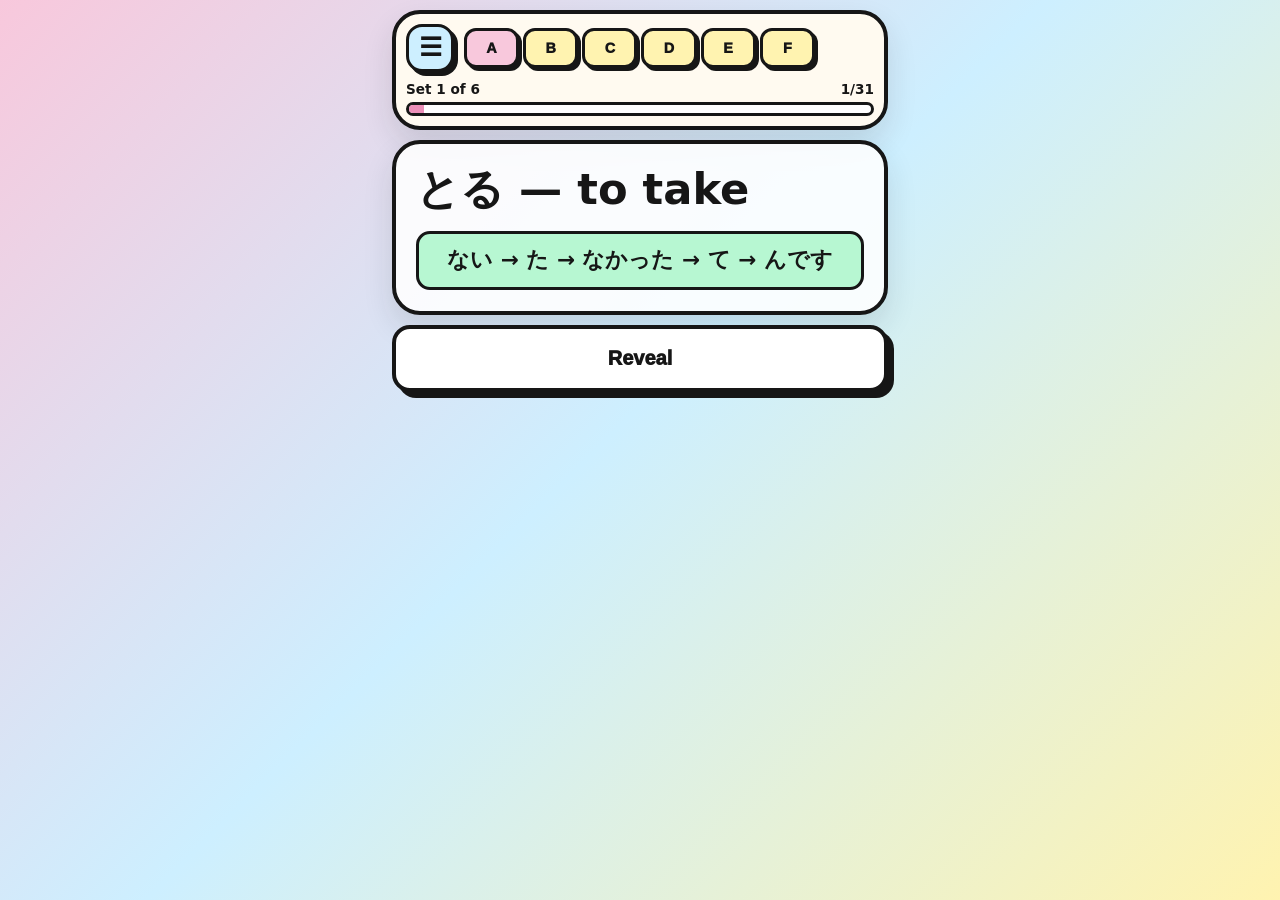
<file: practice.html>
<!doctype html>
<html lang="en">
<head><link rel="icon" type="image/svg+xml" href="icon.svg">
<meta charset="utf-8"><meta name="viewport" content="width=device-width,initial-scale=1,viewport-fit=cover">
<meta name="theme-color" content="#f8c8dc"><title>Japanese Conjugation Practice</title>
<link rel="manifest" href="manifest.json"><link rel="stylesheet" href="style.css?v=menu2">
<style>
.help-sheet h4{margin:18px 0 6px;font-size:1.05rem}
.help-sheet .example{margin:8px 0 14px 14px;padding:9px 12px;background:rgba(205,239,255,.62);border-radius:12px}
.help-sheet table{width:100%;border-collapse:collapse;margin:8px 0 14px;font-size:.98rem}
.help-sheet th,.help-sheet td{padding:7px 6px;text-align:left;vertical-align:top;border:0}
.help-sheet th{font-weight:900}
.help-sheet tr:nth-child(even){background:rgba(205,239,255,.42)}
.help-sheet td:first-child,.help-sheet th:first-child{font-weight:800;width:55%}
.table-wrap{width:100%;overflow-x:auto}

#uverb .ua-table td:first-child,#uverb .ua-table th:first-child{width:30%}
#uverb .ua-table td:nth-child(2),#uverb .ua-table th:nth-child(2){width:70%}
#uverb .sound-table td:first-child,#uverb .sound-table th:first-child{width:55%}
#uverb .sound-table td:nth-child(2),#uverb .sound-table th:nth-child(2){width:45%}

/* Compact, matching dropdown navigation */
.menu-anchor{position:relative;flex:0 0 auto;z-index:8}.menu-toggle{display:grid;place-items:center;width:48px;height:48px;padding:0;border:3px solid #161616;border-radius:16px;background:#cdefff;color:#161616;box-shadow:4px 4px 0 #161616;font-size:1.6rem;font-weight:900;line-height:1;cursor:pointer}.menu-toggle:active{transform:translate(2px,2px);box-shadow:2px 2px 0 #161616}.menu-popover{position:absolute;top:calc(100% + 12px);left:0;width:max-content;min-width:178px;max-width:calc(100vw - 36px);padding:7px;background:#cdefff;border:4px solid #161616;border-radius:18px;box-shadow:5px 5px 0 #161616;z-index:20}.menu-popover[hidden]{display:none!important}.menu-popover a,.menu-popover button{display:block;width:100%;border:0;background:transparent;color:#161616;text-align:left;text-decoration:none;font:800 1rem system-ui,-apple-system,sans-serif;padding:12px;border-radius:10px;cursor:pointer}.menu-popover a:focus-visible,.menu-popover button:focus-visible,.menu-toggle:focus-visible{outline:3px solid #7441a4;outline-offset:2px}.menu-popover a:hover,.menu-popover button:hover{background:rgba(255,255,255,.65)}
</style>
</head><body>
<main class="app-shell">
<section class="top-card">
<div class="app-title-row"><div class="menu-anchor"><button id="menuToggle" class="menu-toggle" type="button" aria-label="Open menu" aria-haspopup="true" aria-expanded="false" aria-controls="menuPopover">☰</button><nav id="menuPopover" class="menu-popover" aria-label="Practice menu" hidden><a href="index.html">⌂ Main menu</a><button type="button" id="menuHelp">? Help</button></nav></div>

<button style="display:none" id="helpButton" class="icon-button" type="button" aria-label="Help">?</button>
<div class="set-picker" id="setPicker" aria-label="Choose practice set"></div></div>
<div class="progress-wrap"><div class="progress-label"><span id="modeLabel">Set 1 of 7</span><span id="progressText">0/0</span></div>
<div class="progress-track"><div id="progressBar" class="progress-bar"></div></div></div>
</section>
<section class="prompt-card"><h2 id="englishPrompt">Loading...</h2>
<p class="conjugation-hint">ない → た → なかった → て → んです</p></section>
<section id="answerCard" class="answer-card hidden"><div id="japaneseAnswer" class="japanese-text"></div>
<div class="speech-controls"><div class="speech-control-row"><button id="slowerButton" class="small-speech-button" type="button" aria-label="Slower">−</button><button id="pronounceButton" class="small-speech-button" type="button" aria-label="Play all conjugations">▶</button><button id="fasterButton" class="small-speech-button" type="button" aria-label="Faster">+</button></div></div>
<p id="ttsStatus" role="status" aria-live="polite" style="font-size:.85rem"></p>
<button id="nextButton" class="primary-button pink" type="button">Next</button></section>
<button id="revealButton" class="primary-button yellow" type="button">Reveal</button>
</main>
<div id="helpPanel" class="help-overlay hidden" role="dialog" aria-modal="true"><div class="help-sheet">
<div class="help-head"><h2>Conjugation help</h2><button id="closeHelp" class="close-button">×</button></div>
<nav class="help-jumps"><a href="#nai">ない</a><a href="#ta">た</a><a href="#nakatta">なかった</a><a href="#te">て</a><a href="#ndesu">んです</a><a href="#uverb">う-verbs</a><a href="#ruverb">る-verbs</a><a href="#iadj">い-adj</a><a href="#naadj">な-adj</a><a href="#irregular">Irregular</a></nav>
<section id="nai">
<h3>ない — negative</h3>
<h4>う-verbs</h4>
<p>Change the final <b>う sound to its あ sound + ない</b>.</p>
<div class="table-wrap"><table>
<tr><th>Ending</th><th>Example</th></tr>
<tr><td>う → わない</td><td>かう → かわない</td></tr>
<tr><td>く → かない</td><td>かく → かかない</td></tr>
<tr><td>ぐ → がない</td><td>およぐ → およがない</td></tr>
<tr><td>す → さない</td><td>はなす → はなさない</td></tr>
<tr><td>つ → たない</td><td>まつ → またない</td></tr>
<tr><td>む → まない</td><td>のむ → のまない</td></tr>
<tr><td>ぶ → ばない</td><td>あそぶ → あそばない</td></tr>
<tr><td>ぬ → なない</td><td>しぬ → しなない</td></tr>
<tr><td>る → らない</td><td>とる → とらない</td></tr>
</table></div>
<h4>る-verbs</h4><p>Drop <b>る</b> + <b>ない</b></p><p class="example">たべる → たべない</p>
<h4>い-adjectives</h4><p>Change <b>い → くない</b></p><p class="example">たかい → たかくない</p>
<h4>な-adjectives</h4><p>Add <b>じゃない</b></p><p class="example">しずか → しずかじゃない</p>
</section>

<section id="ta">
<h3>た — short past</h3>
<h4>う-verbs</h4>
<div class="table-wrap"><table>
<tr><th>Ending</th><th>Example</th></tr>
<tr><td>う・つ・る → った</td><td>かう → かった</td></tr>
<tr><td>む・ぶ・ぬ → んだ</td><td>のむ → のんだ</td></tr>
<tr><td>く → いた</td><td>かく → かいた</td></tr>
<tr><td>ぐ → いだ</td><td>およぐ → およいだ</td></tr>
<tr><td>す → した</td><td>はなす → はなした</td></tr>
</table></div>
<p><b>Exception:</b> いく → いった</p>
<h4>る-verbs</h4><p>Drop <b>る</b> + <b>た</b></p><p class="example">たべる → たべた</p>
<h4>い-adjectives</h4><p>Change <b>い → かった</b></p><p class="example">たかい → たかかった</p>
<h4>な-adjectives</h4><p>Add <b>だった</b></p><p class="example">しずか → しずかだった</p>
</section>

<section id="nakatta">
<h3>なかった — negative past</h3>
<h4>Verbs</h4><p>Make the <b>ない</b> form, then change <b>ない → なかった</b>.</p>
<p class="example">かく → かかない → かかなかった<br>たべる → たべない → たべなかった</p>
<h4>い-adjectives</h4><p>Change <b>い → くなかった</b></p><p class="example">たかい → たかくなかった</p>
<h4>な-adjectives</h4><p>Add <b>じゃなかった</b></p><p class="example">しずか → しずかじゃなかった</p>
</section>

<section id="te">
<h3>て — て-form</h3>
<h4>う-verbs</h4>
<div class="table-wrap"><table>
<tr><th>Ending</th><th>Example</th></tr>
<tr><td>う・つ・る → って</td><td>かう → かって</td></tr>
<tr><td>む・ぶ・ぬ → んで</td><td>のむ → のんで</td></tr>
<tr><td>く → いて</td><td>かく → かいて</td></tr>
<tr><td>ぐ → いで</td><td>およぐ → およいで</td></tr>
<tr><td>す → して</td><td>はなす → はなして</td></tr>
</table></div>
<p><b>Exception:</b> いく → いって</p>
<h4>る-verbs</h4><p>Drop <b>る</b> + <b>て</b></p><p class="example">たべる → たべて</p>
<h4>い-adjectives</h4><p>Change <b>い → くて</b></p><p class="example">たかい → たかくて</p>
<h4>な-adjectives</h4><p>Add <b>で</b></p><p class="example">しずか → しずかで</p>
</section>

<section id="ndesu"><h3>んです — explaining or emphasising</h3><p>Use the plain form + <b>んです</b> to give an explanation or add emphasis. For な-adjectives, use <b>なんです</b>.</p><p class="example">たべる → たべるんです<br>のむ → のむんです<br>かわいい → かわいいんです<br>しずか → しずかなんです</p><p>The casual connective <b>んで</b> can mean “because…”, but these drills use the complete <b>んです</b> expression.</p></section>

<section id="uverb">
<h3>う-verbs</h3>

<h4>ない — negative</h4>
<p>Change the final <b>う sound to its あ sound + ない</b>.</p>
<p class="example">かく → かかない</p>
<div class="table-wrap"><table class="ua-table">
<tr><th>Change</th><th>Example</th></tr>
<tr><td>～う → わ</td><td>かう → かわない</td></tr>
<tr><td>～く → か</td><td>かく → かかない</td></tr>
<tr><td>～ぐ → が</td><td>およぐ → およがない</td></tr>
<tr><td>～す → さ</td><td>はなす → はなさない</td></tr>
<tr><td>～つ → た</td><td>まつ → またない</td></tr>
<tr><td>～む → ま</td><td>のむ → のまない</td></tr>
<tr><td>～る → ら</td><td>とる → とらない</td></tr>
</table></div>

<h4>た — short past</h4>
<p>The change depends on the verb's final ending.</p>
<p class="example">のむ → のんだ</p>
<div class="table-wrap"><table class="sound-table">
<tr><th>Ending</th><th>Example</th></tr>
<tr><td>う・つ・る → った</td><td>かう → かった</td></tr>
<tr><td>む・ぶ・ぬ → んだ</td><td>のむ → のんだ</td></tr>
<tr><td>く → いた</td><td>かく → かいた</td></tr>
<tr><td>ぐ → いだ</td><td>およぐ → およいだ</td></tr>
<tr><td>す → した</td><td>はなす → はなした</td></tr>
</table></div>
<p><b>Exception:</b> いく → いった</p>

<h4>なかった — negative past</h4>
<p>Make the <b>ない</b> form, then change <b>ない → なかった</b>. The same <b>う → あ</b> sound change applies.</p>
<p class="example">かく → かかない → かかなかった</p>
<div class="table-wrap"><table class="ua-table">
<tr><th>Change</th><th>Example</th></tr>
<tr><td>～う → わ</td><td>かう → かわなかった</td></tr>
<tr><td>～く → か</td><td>かく → かかなかった</td></tr>
<tr><td>～ぐ → が</td><td>およぐ → およがなかった</td></tr>
<tr><td>～す → さ</td><td>はなす → はなさなかった</td></tr>
<tr><td>～つ → た</td><td>まつ → またなかった</td></tr>
<tr><td>～む → ま</td><td>のむ → のまなかった</td></tr>
<tr><td>～る → ら</td><td>とる → とらなかった</td></tr>
</table></div>

<h4>て — て-form</h4>
<p>The change depends on the verb's final ending.</p>
<p class="example">およぐ → およいで</p>
<div class="table-wrap"><table class="sound-table">
<tr><th>Ending</th><th>Example</th></tr>
<tr><td>う・つ・る → って</td><td>かう → かって</td></tr>
<tr><td>む・ぶ・ぬ → んで</td><td>のむ → のんで</td></tr>
<tr><td>く → いて</td><td>かく → かいて</td></tr>
<tr><td>ぐ → いで</td><td>およぐ → およいで</td></tr>
<tr><td>す → して</td><td>はなす → はなして</td></tr>
</table></div>
<p><b>Exception:</b> いく → いって</p>

<h4>んです — giving an explanation</h4><p>Keep the dictionary form and add <b>んです</b>.</p><p class="example">のむ → のむんです<br>かく → かくんです<br>いく → いくんです</p>
</section>

<section id="ruverb">
<h3>る-verbs</h3>
<p>Drop <b>る</b>, then add the new ending.</p>
<p>Using <b>たべる</b>:</p>
<div class="table-wrap"><table>
<tr><th>Form</th><th>たべる</th></tr>
<tr><td>ない</td><td>たべない</td></tr><tr><td>た</td><td>たべた</td></tr>
<tr><td>なかった</td><td>たべなかった</td></tr><tr><td>て</td><td>たべて</td></tr><tr><td>んです</td><td>たべるんです</td></tr>
</table></div>
<p><b>Watch out:</b> not every verb ending in る is a る-verb.</p>
<p class="example">かえる → かえらない<br>はいる → はいらない</p>
<p>These are <b>う-verbs</b>.</p>
</section>

<section id="iadj">
<h3>い-adjectives</h3><p>Using <b>たかい</b>:</p>
<div class="table-wrap"><table>
<tr><th>Form</th><th>たかい</th></tr>
<tr><td>ない</td><td>たかくない</td></tr><tr><td>た</td><td>たかかった</td></tr>
<tr><td>なかった</td><td>たかくなかった</td></tr><tr><td>て</td><td>たかくて</td></tr><tr><td>んです</td><td>たかいんです</td></tr>
</table></div>
<h4>いい is irregular</h4>
<div class="table-wrap"><table>
<tr><th>Form</th><th>いい</th></tr>
<tr><td>ない</td><td>よくない</td></tr><tr><td>た</td><td>よかった</td></tr>
<tr><td>なかった</td><td>よくなかった</td></tr><tr><td>て</td><td>よくて</td></tr><tr><td>んです</td><td>いいんです</td></tr>
</table></div>
</section>

<section id="naadj">
<h3>な-adjectives</h3><p>Using <b>しずか</b>:</p>
<div class="table-wrap"><table>
<tr><th>Form</th><th>しずか</th></tr>
<tr><td>ない</td><td>しずかじゃない</td></tr><tr><td>た</td><td>しずかだった</td></tr>
<tr><td>なかった</td><td>しずかじゃなかった</td></tr><tr><td>て</td><td>しずかで</td></tr><tr><td>んです</td><td>しずかなんです</td></tr>
</table></div>
</section>

<section id="irregular">
<h3>Irregular verbs</h3>
<h4>する — to do</h4>
<div class="table-wrap"><table><tr><td>ない</td><td>しない</td></tr><tr><td>た</td><td>した</td></tr><tr><td>なかった</td><td>しなかった</td></tr><tr><td>て</td><td>して</td></tr><tr><td>んです</td><td>するんです</td></tr></table></div>
<h4>くる — to come</h4>
<div class="table-wrap"><table><tr><td>ない</td><td>こない</td></tr><tr><td>た</td><td>きた</td></tr><tr><td>なかった</td><td>こなかった</td></tr><tr><td>て</td><td>きて</td></tr><tr><td>んです</td><td>くるんです</td></tr></table></div>
<h4>いく — to go</h4><p>Most forms are regular. <b>た and て are the exceptions.</b></p>
<div class="table-wrap"><table><tr><td>ない</td><td>いかない</td></tr><tr><td>た</td><td><b>いった</b></td></tr><tr><td>なかった</td><td>いかなかった</td></tr><tr><td>て</td><td><b>いって</b></td></tr><tr><td>んです</td><td><b>いくんです</b></td></tr></table></div>
<h4>ある — to exist</h4><p>The negative is irregular.</p>
<div class="table-wrap"><table><tr><td>ない</td><td><b>ない</b></td></tr><tr><td>た</td><td>あった</td></tr><tr><td>なかった</td><td><b>なかった</b></td></tr><tr><td>て</td><td>あって</td></tr><tr><td>んです</td><td>あるんです</td></tr></table></div>
</section>
</div></div><script src="script.js?v=remember1"></script><script>(function(){const b=document.getElementById('menuToggle'),p=document.getElementById('menuPopover');if(!b||!p)return;function close(){p.hidden=true;b.setAttribute('aria-expanded','false')}b.addEventListener('click',()=>{const open=p.hidden;p.hidden=!open;b.setAttribute('aria-expanded',String(open))});document.addEventListener('pointerdown',e=>{if(!b.parentElement.contains(e.target))close()});document.addEventListener('keydown',e=>{if(e.key==='Escape')close()});const h=document.getElementById('menuHelp');if(h)h.addEventListener('click',()=>{close();document.getElementById('helpButton')?.click()})})();</script></body></html>
</file>
<file: style.css>
:root{--pink:#f8c8dc;--pink-strong:#ec8fb8;--blue:#cdefff;--yellow:#fff3b0;--green:#b7f7d2;--cream:#fffaf0;--ink:#161616;--shadow:0 14px 30px rgba(30,30,30,.12);--radius-large:28px;--radius-small:18px}
*{box-sizing:border-box}html,body{margin:0;min-height:100%;background:linear-gradient(135deg,var(--pink) 0%,var(--blue) 48%,var(--yellow) 100%);color:var(--ink);font-family:system-ui,-apple-system,BlinkMacSystemFont,"Segoe UI",sans-serif}body{min-height:100svh;display:flex;justify-content:center}
.app-shell{width:min(100%,520px);min-height:100svh;padding:max(10px,env(safe-area-inset-top)) 12px max(10px,env(safe-area-inset-bottom));display:grid;grid-template-rows:auto auto auto auto;align-content:start;gap:10px}
.top-card,.prompt-card,.answer-card{border:4px solid var(--ink);border-radius:var(--radius-large);box-shadow:var(--shadow)}.top-card{background:var(--cream);padding:10px}.app-title-row{display:flex;align-items:center;gap:10px}
.icon-button{flex:0 0 48px;width:48px;height:48px;border-radius:16px;border:3px solid var(--ink);background:var(--blue);color:var(--ink);font-size:1.45rem;font-weight:950;box-shadow:4px 4px 0 var(--ink)}
.icon-button:active,.primary-button:active,.level-button:active{transform:translate(2px,2px);box-shadow:2px 2px 0 var(--ink)}
.level-picker{flex:1;display:grid;grid-template-columns:repeat(4,1fr);gap:5px}.level-button{border:3px solid var(--ink);border-radius:12px;background:var(--yellow);color:var(--ink);padding:8px 2px;font-size:.72rem;font-weight:950;box-shadow:3px 3px 0 var(--ink)}.level-button.active{background:var(--pink)}
.progress-wrap{margin-top:9px}.progress-label{display:flex;justify-content:space-between;font-weight:800;font-size:.85rem}.progress-track{margin-top:5px;height:14px;border:3px solid var(--ink);border-radius:999px;background:#fff;overflow:hidden}.progress-bar{width:0;height:100%;background:var(--pink-strong);transition:width .25s ease}
.prompt-card{background:rgba(255,255,255,.88);padding:20px;min-height:175px;display:flex;flex-direction:column;justify-content:center}h2{margin:0;font-size:clamp(1.7rem,8vw,2.7rem);line-height:1.12}
.conjugation-hint{margin:18px 0 0;padding:10px 8px;border-radius:14px;background:var(--green);border:3px solid var(--ink);font-size:clamp(1.05rem,4.6vw,1.35rem);font-weight:900;line-height:1.5;text-align:center}
.answer-card{background:var(--yellow);padding:18px}.japanese-text{white-space:pre-line;margin:0;font-size:clamp(1.45rem,6vw,2rem);line-height:1.45;font-weight:800}
.primary-button{width:100%;border:4px solid var(--ink);border-radius:var(--radius-small);padding:18px 16px;color:var(--ink);font-size:1.25rem;font-weight:950;box-shadow:6px 6px 0 var(--ink)}.primary-button.pink{margin-top:16px;background:var(--pink)}.primary-button.yellow{background:#fff}.hidden{display:none!important}
.help-overlay{position:fixed;inset:0;z-index:10;background:rgba(22,22,22,.45);padding:max(12px,env(safe-area-inset-top)) 10px max(12px,env(safe-area-inset-bottom));overflow:auto}.help-sheet{width:min(100%,620px);margin:0 auto;background:var(--cream);border:4px solid var(--ink);border-radius:var(--radius-large);box-shadow:var(--shadow);padding:18px}.help-head{display:flex;align-items:center;justify-content:space-between;gap:10px}.close-button{width:44px;height:44px;border:3px solid var(--ink);border-radius:14px;background:var(--pink);font-size:1.7rem;font-weight:900}.help-jumps{display:flex;flex-wrap:wrap;gap:7px;margin:16px 0}.help-jumps a{color:var(--ink);text-decoration:none;background:var(--blue);border:2px solid var(--ink);border-radius:999px;padding:6px 9px;font-weight:850}.help-sheet section{border-top:2px solid var(--ink);padding-top:10px;margin-top:14px}.help-sheet h3{margin:0 0 8px;font-size:1.2rem}.help-sheet p{margin:6px 0;line-height:1.45}
@media(max-height:700px){.app-shell{gap:7px;padding-top:7px;padding-bottom:7px}.top-card{padding:8px}.prompt-card{min-height:145px;padding:16px}.conjugation-hint{margin-top:12px}.primary-button{padding:14px 12px}}

.set-picker{flex:1;display:grid;grid-template-columns:repeat(7,minmax(0,1fr));gap:4px}.set-picker .level-button{min-width:0;padding:9px 0;font-size:.9rem}.set-picker .level-button.active{background:var(--pink)}

.speech-line{display:flex;align-items:center;justify-content:space-between;gap:12px;padding:7px 0;border-bottom:1px solid rgba(0,0,0,.15)}.speech-line:last-child{border-bottom:0}.line-play{flex:0 0 38px;width:38px;height:38px;border:2px solid var(--ink);border-radius:12px;background:white;color:var(--ink);font-size:1rem;font-weight:900;cursor:pointer}.speech-controls{display:flex;align-items:center;justify-content:space-between;gap:8px;margin-top:14px}.speed-controls{display:flex;align-items:center;gap:7px;font-size:.9rem;font-weight:850}.small-speech-button{background:#fff;border:2px solid var(--ink);border-radius:12px;padding:8px 11px;font-size:.95rem;font-weight:900;color:var(--ink);cursor:pointer}.speed-controls .small-speech-button{font-size:1.2rem;min-width:36px;padding:5px 8px}

/* Icelandic flashcard-inspired audio controls */
.answer-card .speech-line{display:flex;flex-direction:row;align-items:center;justify-content:space-between;gap:12px;padding:9px 0;border-bottom:2px solid rgba(22,22,22,.13);font-size:clamp(1.45rem,6vw,2rem);font-weight:850}
.answer-card .speech-line span{flex:1;min-width:0}
.answer-card .line-play{appearance:none;-webkit-appearance:none;display:grid;place-items:center;flex:0 0 46px;width:46px;height:44px;padding:0;background:#ead9f6;border:3px solid #1b2831;border-radius:14px;box-shadow:4px 4px 0 #1b2831;color:#1b2831;font-size:1.05rem;font-weight:950;line-height:1}
.answer-card .speech-controls{display:flex;align-items:center;justify-content:center;flex-wrap:wrap;gap:14px;margin:22px 0 6px}
.answer-card .small-speech-button{appearance:none;-webkit-appearance:none;display:grid;place-items:center;border:3px solid #1b2831;border-radius:14px;background:#fff;box-shadow:4px 4px 0 #1b2831;color:#1b2831;font-size:1.1rem;font-weight:900;min-height:46px;padding:7px 12px}
.answer-card #pronounceButton{background:#ead9f6;min-width:125px}
.answer-card .speed-controls{display:flex;align-items:center;gap:9px;font-weight:900;font-size:1.05rem}
.answer-card .speed-controls .small-speech-button{min-width:42px;min-height:42px;padding:3px 8px;font-size:1.5rem}
.answer-card .line-play:active,.answer-card .small-speech-button:active{transform:translate(2px,2px);box-shadow:2px 2px 0 #1b2831}
.answer-card #ttsStatus{min-height:1.1em;text-align:center;margin:10px 0 0;color:#45535b}

/* Icelandic-style central playback cluster */
.answer-card .speech-controls{display:flex;flex-direction:column;align-items:center;justify-content:center;gap:9px;margin:20px auto 8px}
.answer-card #speechSpeed{font-size:1.2rem;font-weight:900;color:#315368;line-height:1.2}
.answer-card .speech-control-row{display:flex;align-items:center;justify-content:center;gap:14px}
.answer-card .speech-control-row .small-speech-button{display:grid;place-items:center;min-width:48px;width:48px;height:52px;min-height:0;padding:0;background:#fff;border:3px solid #1b2831;border-radius:14px;box-shadow:5px 5px 0 #1b2831;font-size:1.65rem;font-weight:900;color:#1b2831}
.answer-card .speech-control-row #pronounceButton{width:110px;height:78px;min-width:110px;background:#ead9f6;border-radius:20px;font-size:2rem}

/* Compact playback control: half-size centre button */
.answer-card .speech-control-row #pronounceButton{width:55px;height:39px;min-width:55px;min-height:39px;border-radius:12px;font-size:1.25rem;box-shadow:3px 3px 0 #1b2831}
.answer-card .speech-control-row .small-speech-button{width:42px;height:39px;min-width:42px;min-height:39px;font-size:1.3rem;box-shadow:3px 3px 0 #1b2831}
.answer-card .speech-control-row{gap:12px}
.answer-card .speech-controls{gap:5px;margin:12px auto 2px}
.answer-card #ttsStatus{min-height:0;margin:2px 0 0}

.answer-card .voice-picker{display:flex;align-items:center;gap:8px;margin:12px 0;font-size:.9rem;font-weight:800}.answer-card .voice-picker label{flex-shrink:0}.answer-card #voiceSelect{min-width:0;flex:1;padding:8px;border:2px solid #1b2831;border-radius:10px;background:white;color:#1b2831;font-size:16px}

/* Minimal audio controls: no divider, grey out unavailable speed changes. */
.answer-card .speech-line:last-child{border-bottom:0}
.answer-card .speech-control-row .small-speech-button:disabled{background:#d6d6d6;color:#858585;border-color:#a5a5a5;box-shadow:3px 3px 0 #a5a5a5;opacity:.7;cursor:default}
</file>
